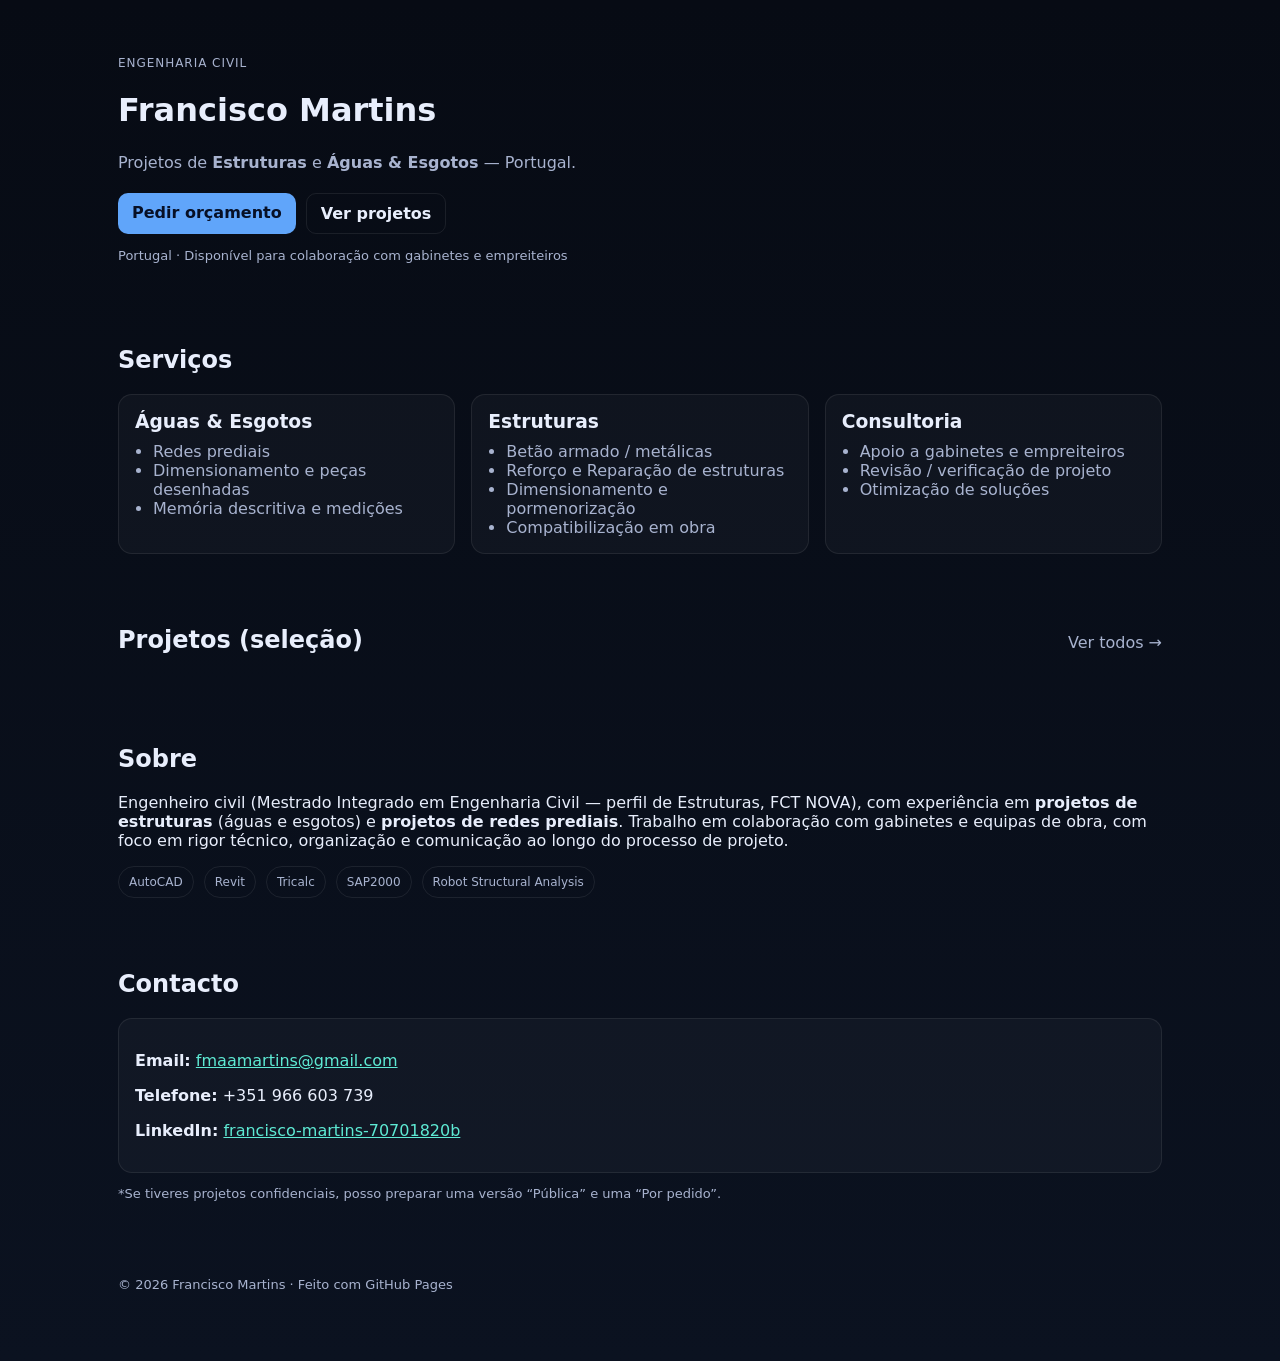
<file: index.html>
<!doctype html>
<html lang="pt">
<head>
  <meta charset="utf-8" />
  <meta name="viewport" content="width=device-width, initial-scale=1" />
  <title>Francisco Martins — Engenharia Civil</title>
  <meta name="description" content="Engenheiro civil (perfil de estruturas) com experiência em projetos de redes prediais (águas e esgotos) e estruturas — Portugal." />
  <link rel="stylesheet" href="assets/style.css" />
</head>
<body>
  <header class="container header">
    <div>
      <p class="kicker">Engenharia Civil</p>
      <h1>Francisco Martins</h1>
      <p class="subtitle">Projetos de <b>Estruturas</b> e <b>Águas & Esgotos</b> — Portugal.</p>
      <div class="cta">
        <a class="btn" href="#contacto">Pedir orçamento</a>
        <a class="btn btn-secondary" href="projetos.html">Ver projetos</a>
      </div>
      <p class="meta">Portugal · Disponível para colaboração com gabinetes e empreiteiros</p>
    </div>
  </header>

  <main>
    <section class="container section" id="servicos">
      <h2>Serviços</h2>
      <div class="grid3">
        <article class="card">
          <h3>Águas & Esgotos</h3>
          <ul>
            <li>Redes prediais</li>
            <li>Dimensionamento e peças desenhadas</li>
            <li>Memória descritiva e medições</li>
          </ul>
        </article>
        <article class="card">
          <h3>Estruturas</h3>
          <ul>
            <li>Betão armado / metálicas </li>
            <li>Reforço e Reparação de estruturas</li>
            <li>Dimensionamento e pormenorização</li>
            <li>Compatibilização em obra</li>
          </ul>
        </article>
        <article class="card">
          <h3>Consultoria</h3>
          <ul>
            <li>Apoio a gabinetes e empreiteiros</li>
            <li>Revisão / verificação de projeto</li>
            <li>Otimização de soluções</li>
          </ul>
        </article>
      </div>
    </section>

    <section class="container section" id="projetos">
      <div class="sectionTitleRow">
        <h2>Projetos (seleção)</h2>
        <a class="link" href="projetos.html">Ver todos →</a>
      </div>
      <div class="grid3" id="featured-projects">
        <!-- Cards gerados via JS a partir de assets/projects.json -->
      </div>
    </section>

    <section class="container section" id="sobre">
      <h2>Sobre</h2>
      <p>
        Engenheiro civil (Mestrado Integrado em Engenharia Civil — perfil de Estruturas, FCT NOVA), com experiência em <b>projetos de estruturas</b> (águas e esgotos) e <b>projetos de redes prediais</b>. Trabalho em colaboração com gabinetes e equipas de obra, com foco em rigor técnico, organização e comunicação ao longo do processo de projeto.
      </p>
      <div class="chips">
        <span class="chip">AutoCAD</span>
        <span class="chip">Revit</span>
        <span class="chip">Tricalc</span>
        <span class="chip">SAP2000</span>
        <span class="chip">Robot Structural Analysis</span>
      </div>
    </section>

    <section class="container section" id="contacto">
      <h2>Contacto</h2>
      <div class="card">
        <p><b>Email:</b> <a href="mailto:fmaamartins@gmail.com">fmaamartins@gmail.com</a></p>
        <p><b>Telefone:</b> +351 966 603 739</p>
        <p><b>LinkedIn:</b> <a href="https://www.linkedin.com/in/francisco-martins-70701820b/" target="_blank" rel="noreferrer">francisco-martins-70701820b</a></p>
      </div>
      <p class="small">*Se tiveres projetos confidenciais, posso preparar uma versão “Pública” e uma “Por pedido”.</p>
    </section>
  </main>

  <footer class="container footer">
    <p>© <span id="year"></span> Francisco Martins · Feito com GitHub Pages</p>
  </footer>

  <script src="assets/main.js"></script>
</body>
</html>
</file>
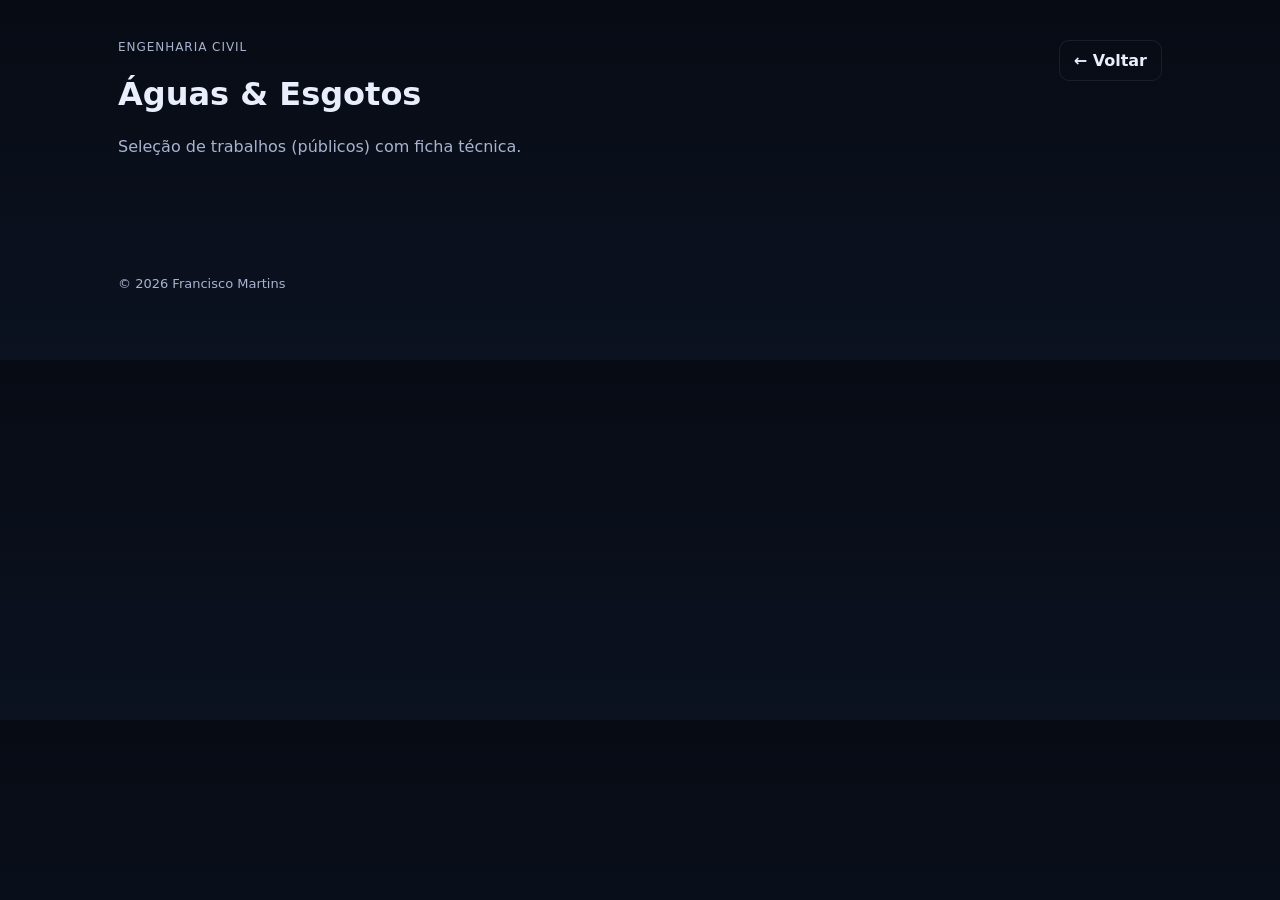
<file: aguas-esgotos.html>
<!doctype html>
<html lang="pt">
<head>
  <meta charset="utf-8" />
  <meta name="viewport" content="width=device-width, initial-scale=1" />
  <title>Águas & Esgotos</title>
  <meta name="description" content="Projetos de águas e esgotos e estruturas." />
  <link rel="stylesheet" href="assets/style.css" />
</head>
<body>
  <header class="container header header-small">
    <div class="row">
      <div>
        <p class="kicker">Engenharia Civil</p>
        <h1>Águas & Esgotos</h1>
        <p class="subtitle">Seleção de trabalhos (públicos) com ficha técnica.</p>
      </div>
      <a class="btn btn-secondary" href="index.html">← Voltar</a>
    </div>
  </header>

  <main class="container section">
    <div class="grid3" id="projects-grid"></div>
  </main>

  <footer class="container footer">
    <p>© <span id="year"></span> Francisco Martins</p>
  </footer>

  <script src="assets/main.js"></script>
</body>
</html>
</file>
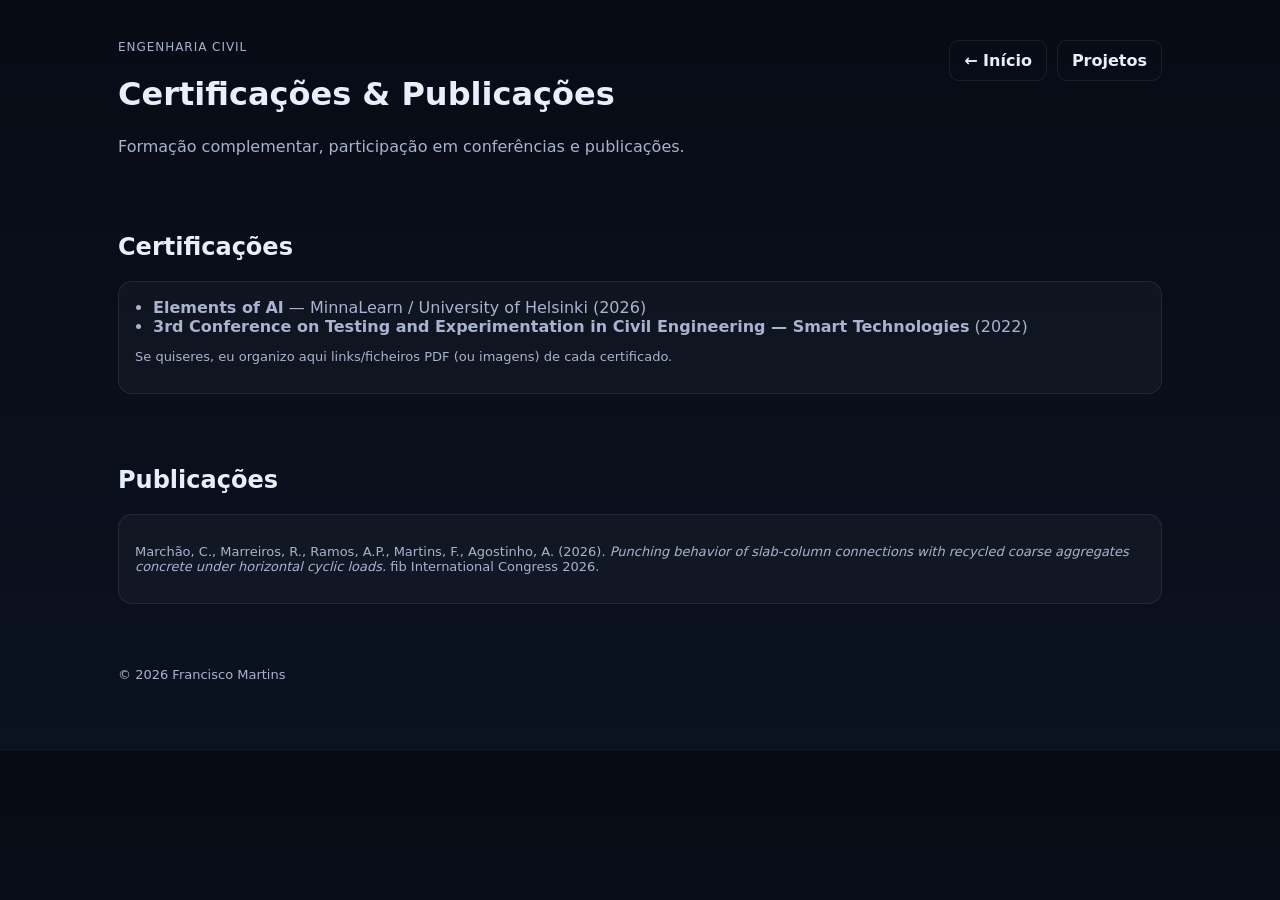
<file: certificacoes.html>
<!doctype html>
<html lang="pt">
<head>
  <meta charset="utf-8" />
  <meta name="viewport" content="width=device-width, initial-scale=1" />
  <title>Certificações & Publicações — Francisco Martins</title>
  <meta name="description" content="Certificações, conferências e publicações." />
  <link rel="stylesheet" href="assets/style.css" />
</head>
<body>
  <header class="container header header-small">
    <div class="row">
      <div>
        <p class="kicker">Engenharia Civil</p>
        <h1>Certificações & Publicações</h1>
        <p class="subtitle">Formação complementar, participação em conferências e publicações.</p>
      </div>
      <div class="cta" style="margin-top:0">
        <a class="btn btn-secondary" href="index.html">← Início</a>
        <a class="btn btn-secondary" href="projetos.html">Projetos</a>
      </div>
    </div>
  </header>

  <main>
    <section class="container section">
      <h2>Certificações</h2>
      <div class="card">
        <ul>
          <li><b>Elements of AI</b> — MinnaLearn / University of Helsinki (2026)</li>
          <li><b>3rd Conference on Testing and Experimentation in Civil Engineering — Smart Technologies</b> (2022)</li>
        </ul>
        <p class="small">Se quiseres, eu organizo aqui links/ficheiros PDF (ou imagens) de cada certificado.</p>
      </div>
    </section>

    <section class="container section">
      <h2>Publicações</h2>
      <div class="card">
        <p class="small">
          Marchão, C., Marreiros, R., Ramos, A.P., Martins, F., Agostinho, A. (2026).
          <i>Punching behavior of slab-column connections with recycled coarse aggregates concrete under horizontal cyclic loads.</i>
          fib International Congress 2026.
        </p>
      </div>
    </section>
  </main>

  <footer class="container footer">
    <p>© <span id="year"></span> Francisco Martins</p>
  </footer>

  <script src="assets/main.js"></script>
</body>
</html>
</file>
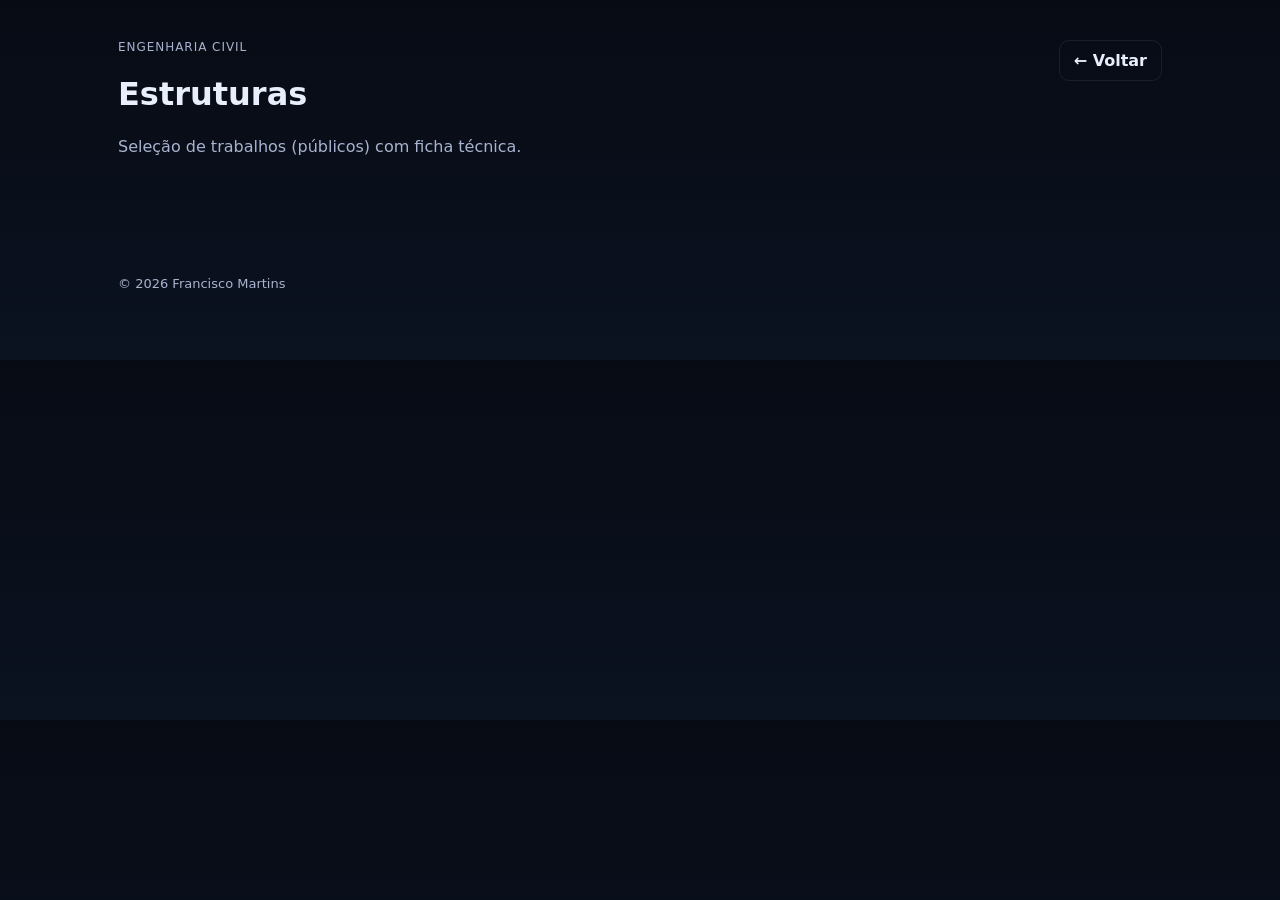
<file: estruturas.html>
<!doctype html>
<html lang="pt">
<head>
  <meta charset="utf-8" />
  <meta name="viewport" content="width=device-width, initial-scale=1" />
  <title>Estruturas</title>
  <meta name="description" content="Projetos de águas e esgotos e estruturas." />
  <link rel="stylesheet" href="assets/style.css" />
</head>
<body>
  <header class="container header header-small">
    <div class="row">
      <div>
        <p class="kicker">Engenharia Civil</p>
        <h1>Estruturas</h1>
        <p class="subtitle">Seleção de trabalhos (públicos) com ficha técnica.</p>
      </div>
      <a class="btn btn-secondary" href="index.html">← Voltar</a>
    </div>
  </header>

  <main class="container section">
    <div class="grid3" id="projects-grid"></div>
  </main>

  <footer class="container footer">
    <p>© <span id="year"></span> Francisco Martins</p>
  </footer>

  <script src="assets/main.js"></script>
</body>
</html>
</file>
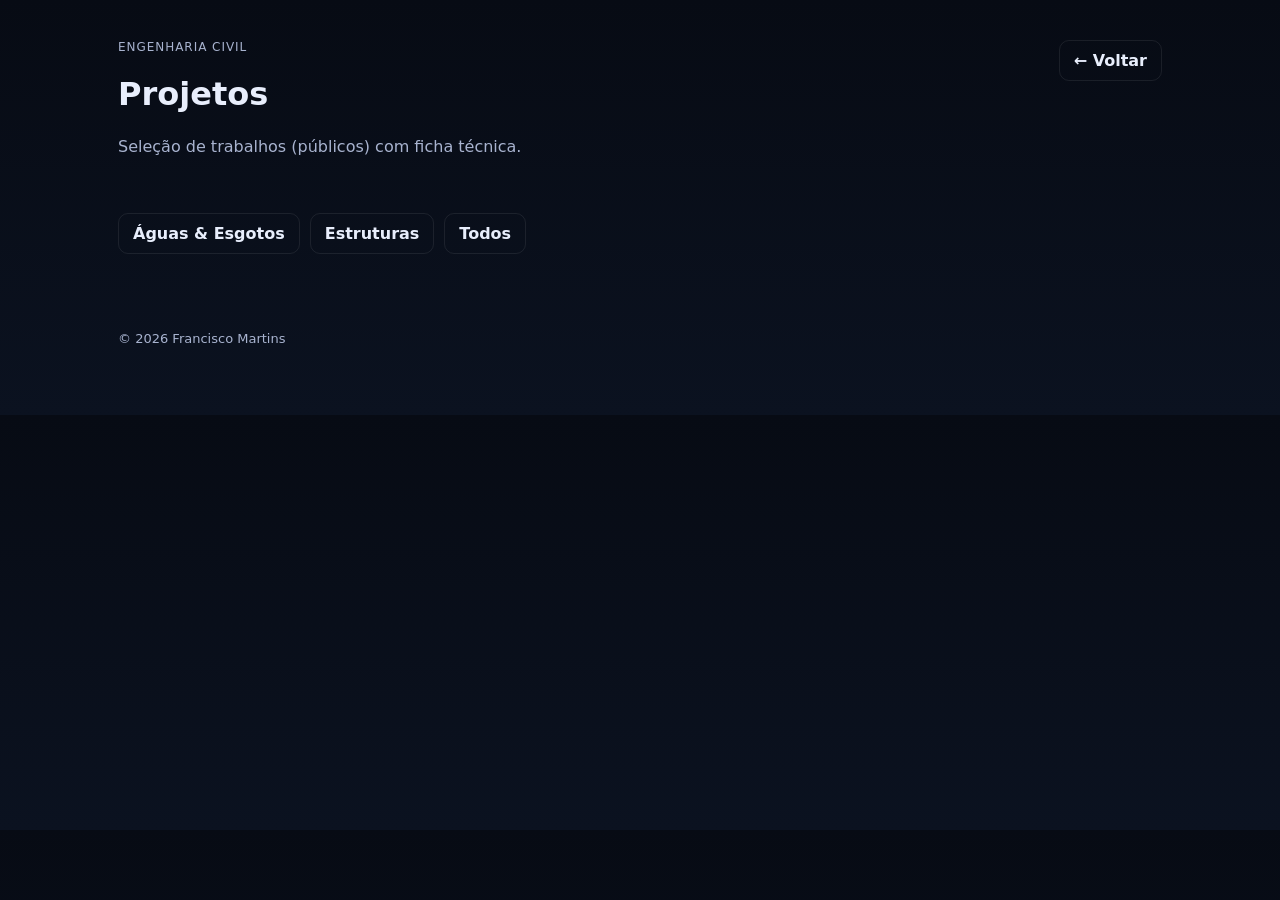
<file: projetos.html>
<!doctype html>
<html lang="pt">
<head>
  <meta charset="utf-8" />
  <meta name="viewport" content="width=device-width, initial-scale=1" />
  <title>Projetos — Francisco Martins</title>
  <meta name="description" content="Projetos de estruturas e redes prediais." />
  <link rel="stylesheet" href="assets/style.css" />
</head>
<body>
  <header class="container header header-small">
    <div class="row">
      <div>
        <p class="kicker">Engenharia Civil</p>
        <h1>Projetos</h1>
        <p class="subtitle">Seleção de trabalhos (públicos) com ficha técnica.</p>
      </div>
      <a class="btn btn-secondary" href="index.html">← Voltar</a>
    </div>
  </header>

  <main class="container section">
    <div class="cta" style="margin-top:0;margin-bottom:14px">
  <a class="btn btn-secondary" href="aguas-esgotos.html">Águas & Esgotos</a>
  <a class="btn btn-secondary" href="estruturas.html">Estruturas</a>
  <a class="btn btn-secondary" href="projetos.html">Todos</a>
</div>
    <div class="grid3" id="projects-grid"></div>
  </main>

  <footer class="container footer">
    <p>© <span id="year"></span> Francisco Martins</p>
  </footer>

  <script src="assets/main.js"></script>
</body>
</html>
</file>
<file: assets/style.css>
:root{
  --bg:#0b1220;
  --card:#0f1b33;
  --text:#e8eefc;
  --muted:#a8b3cf;
  --accent:#5eead4;
  --accent2:#60a5fa;
  --border:rgba(255,255,255,.08);
}
*{box-sizing:border-box}
body{margin:0;font-family:ui-sans-serif,system-ui,-apple-system,Segoe UI,Roboto,Helvetica,Arial; background:linear-gradient(180deg,#070b14, var(--bg)); color:var(--text)}
a{color:var(--accent)}
.container{max-width:1100px;margin:0 auto;padding:28px}
.header{padding:56px 28px 24px}
.header-small{padding:40px 28px 12px}
.kicker{color:var(--muted); letter-spacing:.08em; text-transform:uppercase; font-size:12px; margin:0 0 10px}
.subtitle{color:var(--muted); font-size:16px; line-height:1.5; max-width:70ch}
.meta{color:var(--muted); font-size:13px; margin-top:14px}
.section{padding:26px 28px}
.sectionTitleRow{display:flex; align-items:baseline; justify-content:space-between; gap:16px}
.grid3{display:grid; grid-template-columns:repeat(3,1fr); gap:16px}
.card{background:rgba(255,255,255,.03); border:1px solid var(--border); border-radius:14px; padding:16px}
.card h3{margin:0 0 10px}
.card ul{margin:0; padding-left:18px; color:var(--muted)}
.btn{display:inline-block; padding:10px 14px; border-radius:10px; text-decoration:none; background:var(--accent2); color:#071026; font-weight:600}
.btn-secondary{background:transparent; border:1px solid var(--border); color:var(--text)}
.cta{display:flex; gap:10px; flex-wrap:wrap; margin-top:18px}
.link{color:var(--muted); text-decoration:none}
.link:hover{color:var(--text)}
.chips{display:flex; gap:10px; flex-wrap:wrap; margin-top:12px}
.chip{font-size:12px; color:var(--muted); border:1px solid var(--border); padding:8px 10px; border-radius:999px}
.footer{padding:24px 28px 56px; color:var(--muted); font-size:13px}
.row{display:flex; justify-content:space-between; align-items:flex-start; gap:12px; flex-wrap:wrap}
.small{color:var(--muted); font-size:13px}
@media (max-width:900px){.grid3{grid-template-columns:1fr}}
</file>
